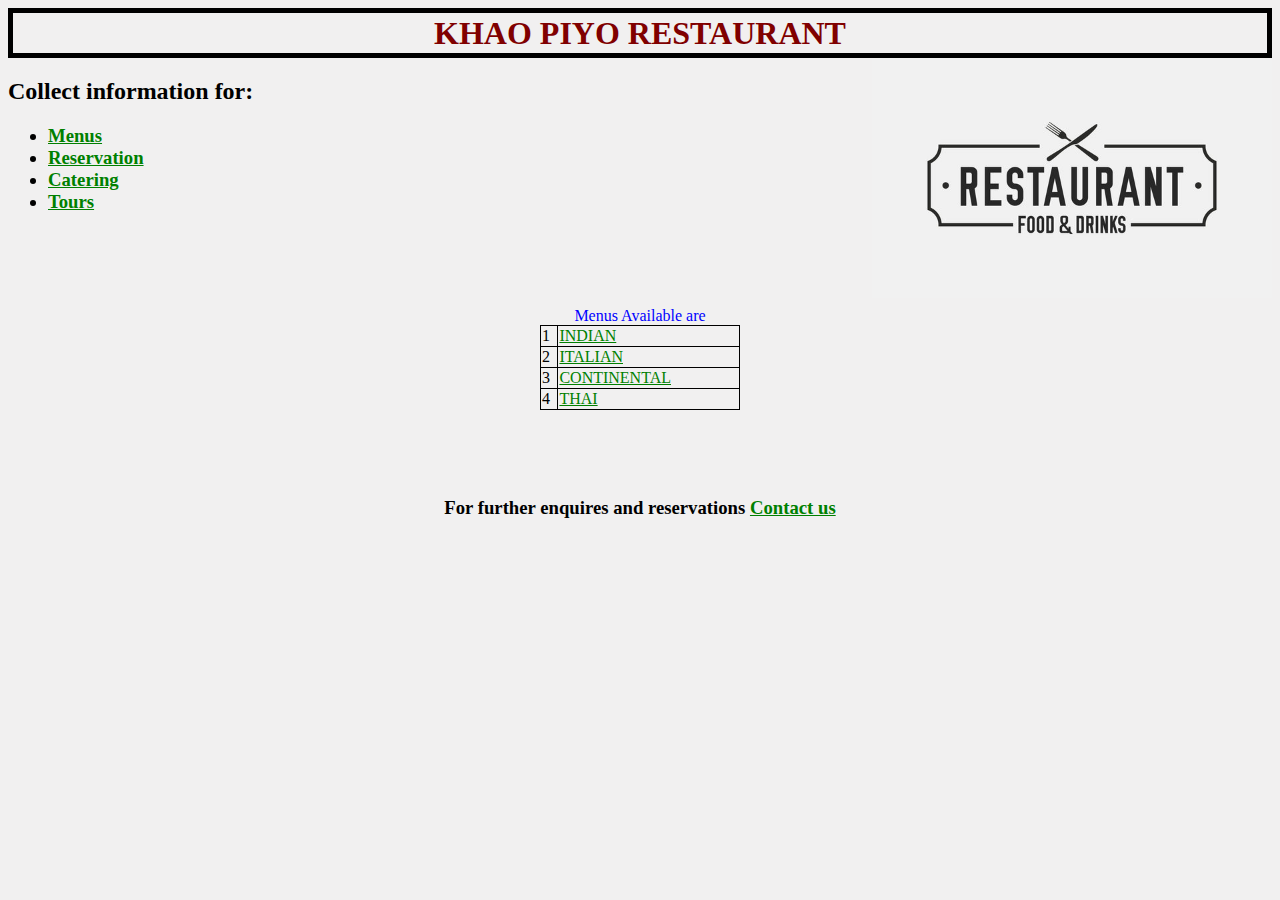
<file: index.html>
<!DOCTYPE html>
<html lang="en">

<head>
    <meta charset="UTF-8">
    <meta name="viewport" content="width=device-width, initial-scale=1.0">
    <meta name ="keywords" content="restaurant, thai food, continental food, italian food, indian food">
    <meta name="description" content="the best resturant for thai, continental, italian, and indian food.open from 8am to 12pm">
    <title>eat healthy, live healthy </title>
    <link rel="stylesheet" href="style.css">
</head>

<body link="green" alink="blue" vlink="red">
    <div class="item1">

        KHAO PIYO RESTAURANT

    </div>
    <div class="item2">
        <h2> Collect information for:</h2>
        <ul>
            <h3>
                <li> <a href="one.html"> Menus </a> </li>
                <li> <a href="two.html"> Reservation </a></li>
                <li> <a href="three.html"> Catering </a></li>
                <li> <a href="four.html"> Tours </a> </li>
            </h3>
        </ul>
    </div>
    <div class="item3">
        <table>
            <caption style="color:rgb(0, 0, 255)"> Menus Available are </caption>
            <br>

            <tr>
                <td> 1 </td>
                <td> <a href="indian.html">INDIAN</a></td>
            </tr>
            <tr>
                <td> 2 </td>
                <td> <a href="italian.html">ITALIAN</a></td>
            </tr>
            <tr>
                <td> 3</td>
                <td> <a href="continental.html">CONTINENTAL</a></td>
            </tr>
            <tr>
                <td> 4</td>
                <td> <a href="thai.html">THAI</a> </td>
            </tr>
        </table>
    </div>
    <div class="item4">
        <img src="logo.jpg" alt="error" width="400" align="right">
    </div>
    <div class="item5">
     <h3>For further enquires and reservations <b><a href="abc@xyz.com">
                Contact us </b> </a> </h3> 
    </div>
    <br>
    <br>
    <br>
    

    

    
</body>

</html>
</file>
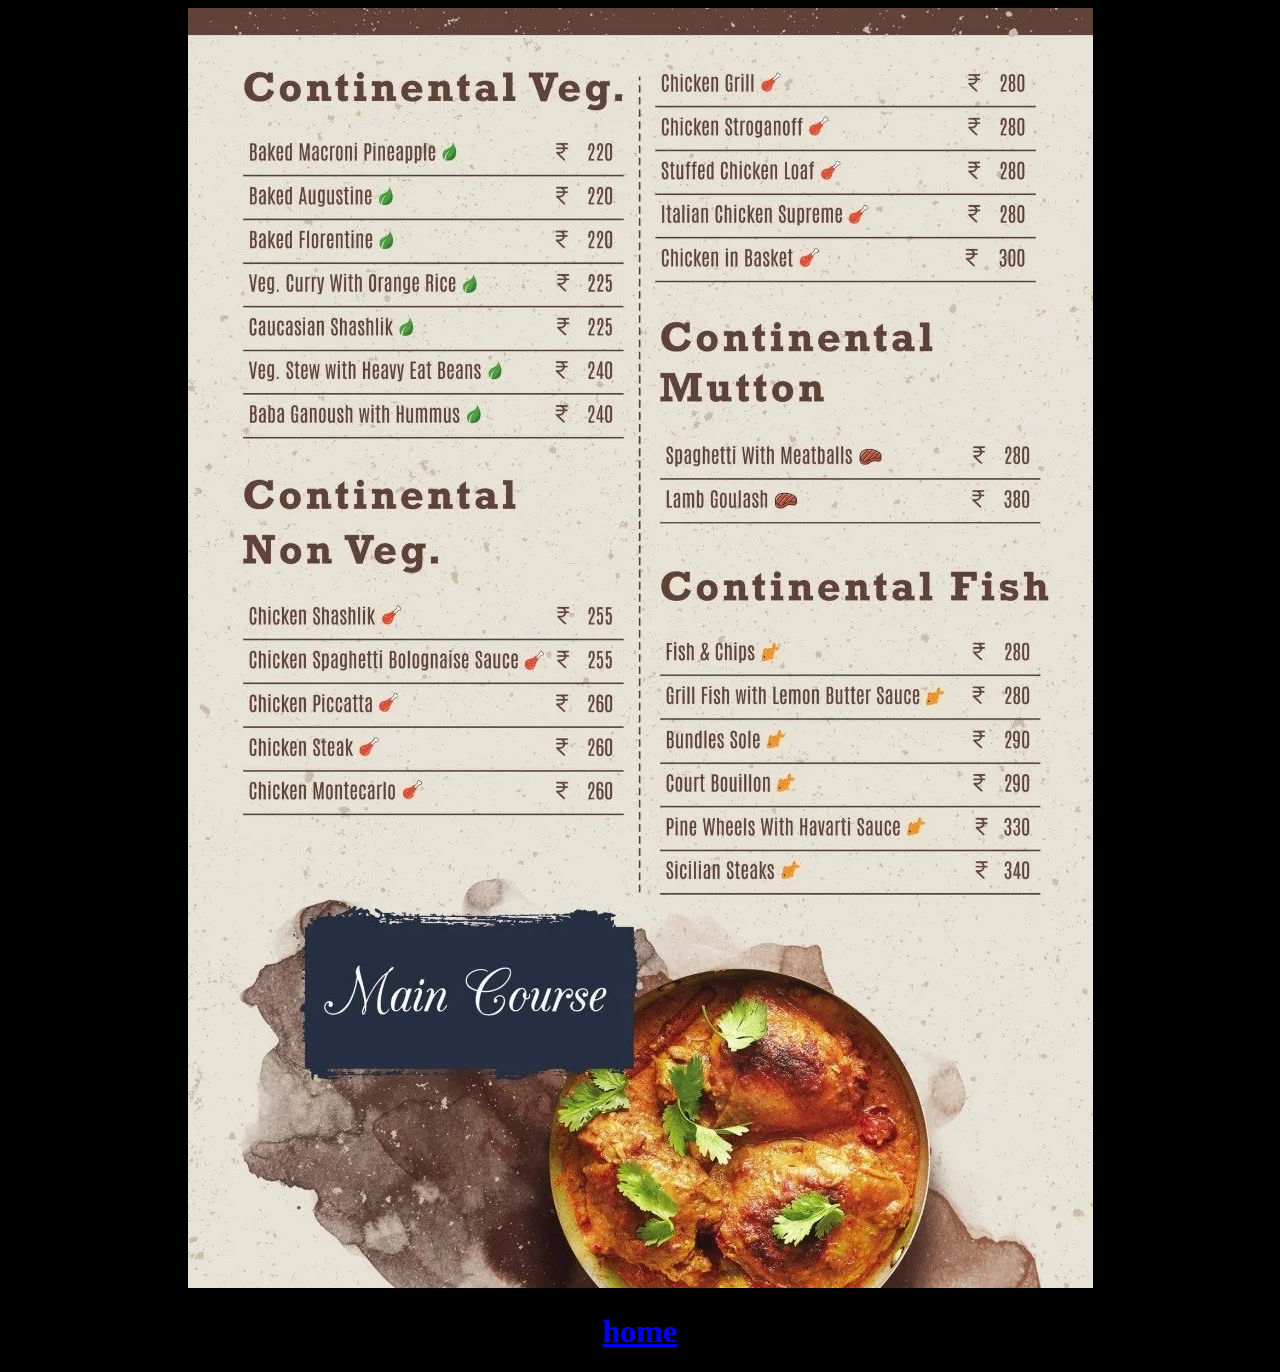
<file: continental.html>
<!DOCTYPE html>
<html lang="en">

<head>
    <meta charset="UTF-8">
    <meta name="viewport" content="width=device-width, initial-scale=1.0">
    <title>continental</title>
</head>

<body bgcolor="black" align="center">
    <img src="continental.webp" alt="error" width="auto">
    <h1 align="center"><a href="index.html">home</a></h1>
</body>

</html>
</file>
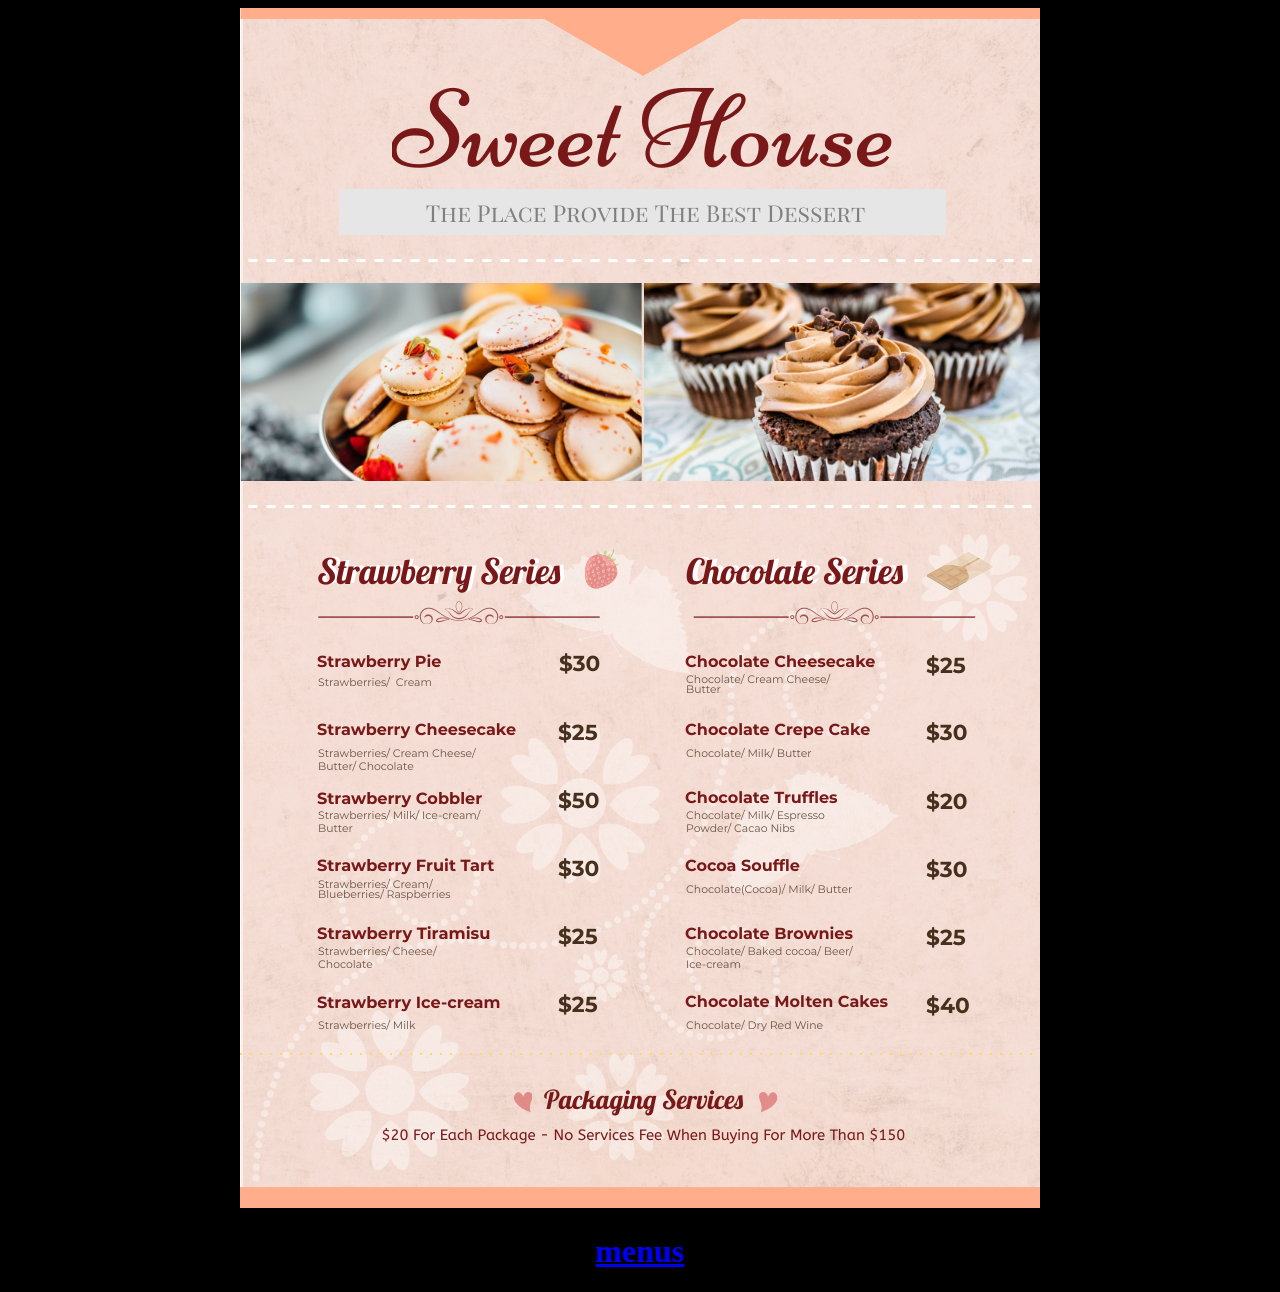
<file: deserts.html>
<!DOCTYPE html>
<html lang="en">
<head>
    <meta charset="UTF-8">
    <meta name="viewport" content="width=device-width, initial-scale=1.0">
    <title>desserts</title>
</head>
<body bgcolor="black" align="center">
    <img src="sweets.png" alt="error" width="auto" >
    <h1 align="center"><a href="one.html" >menus</a></h1>
    
</body>
</html>
</file>
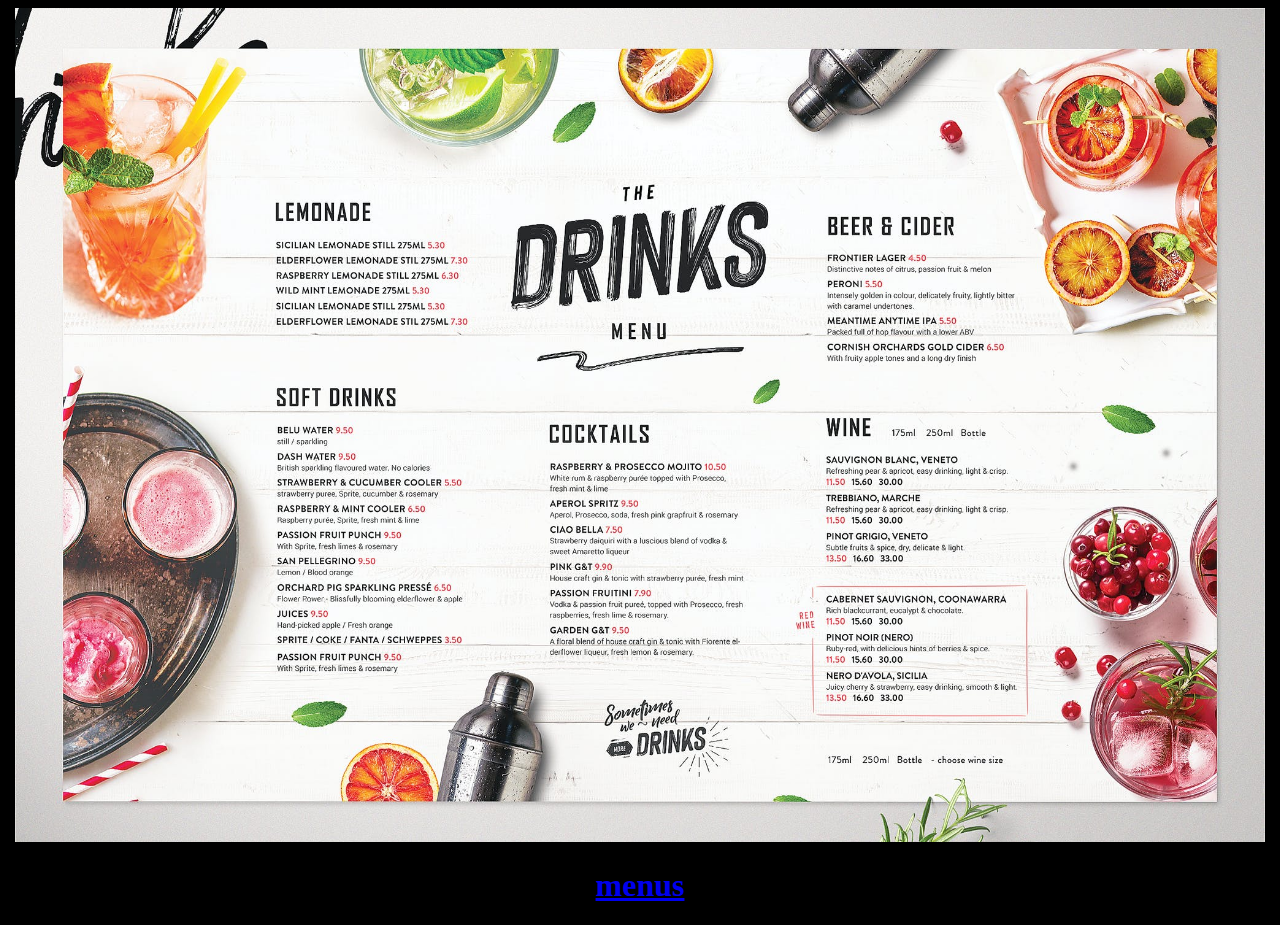
<file: drinks.html>
<!DOCTYPE html>
<html lang="en">
<head>
    <meta charset="UTF-8">
    <meta name="viewport" content="width=device-width, initial-scale=1.0">
    <title>drinks</title>
</head>
<body bgcolor="black" align="center" >
    <img src="drinks1.jpg" alt="error" width="1250" >
    <h1 align="center"><a href="one.html" >menus</a></h1>
    
</body>
</html>
</file>
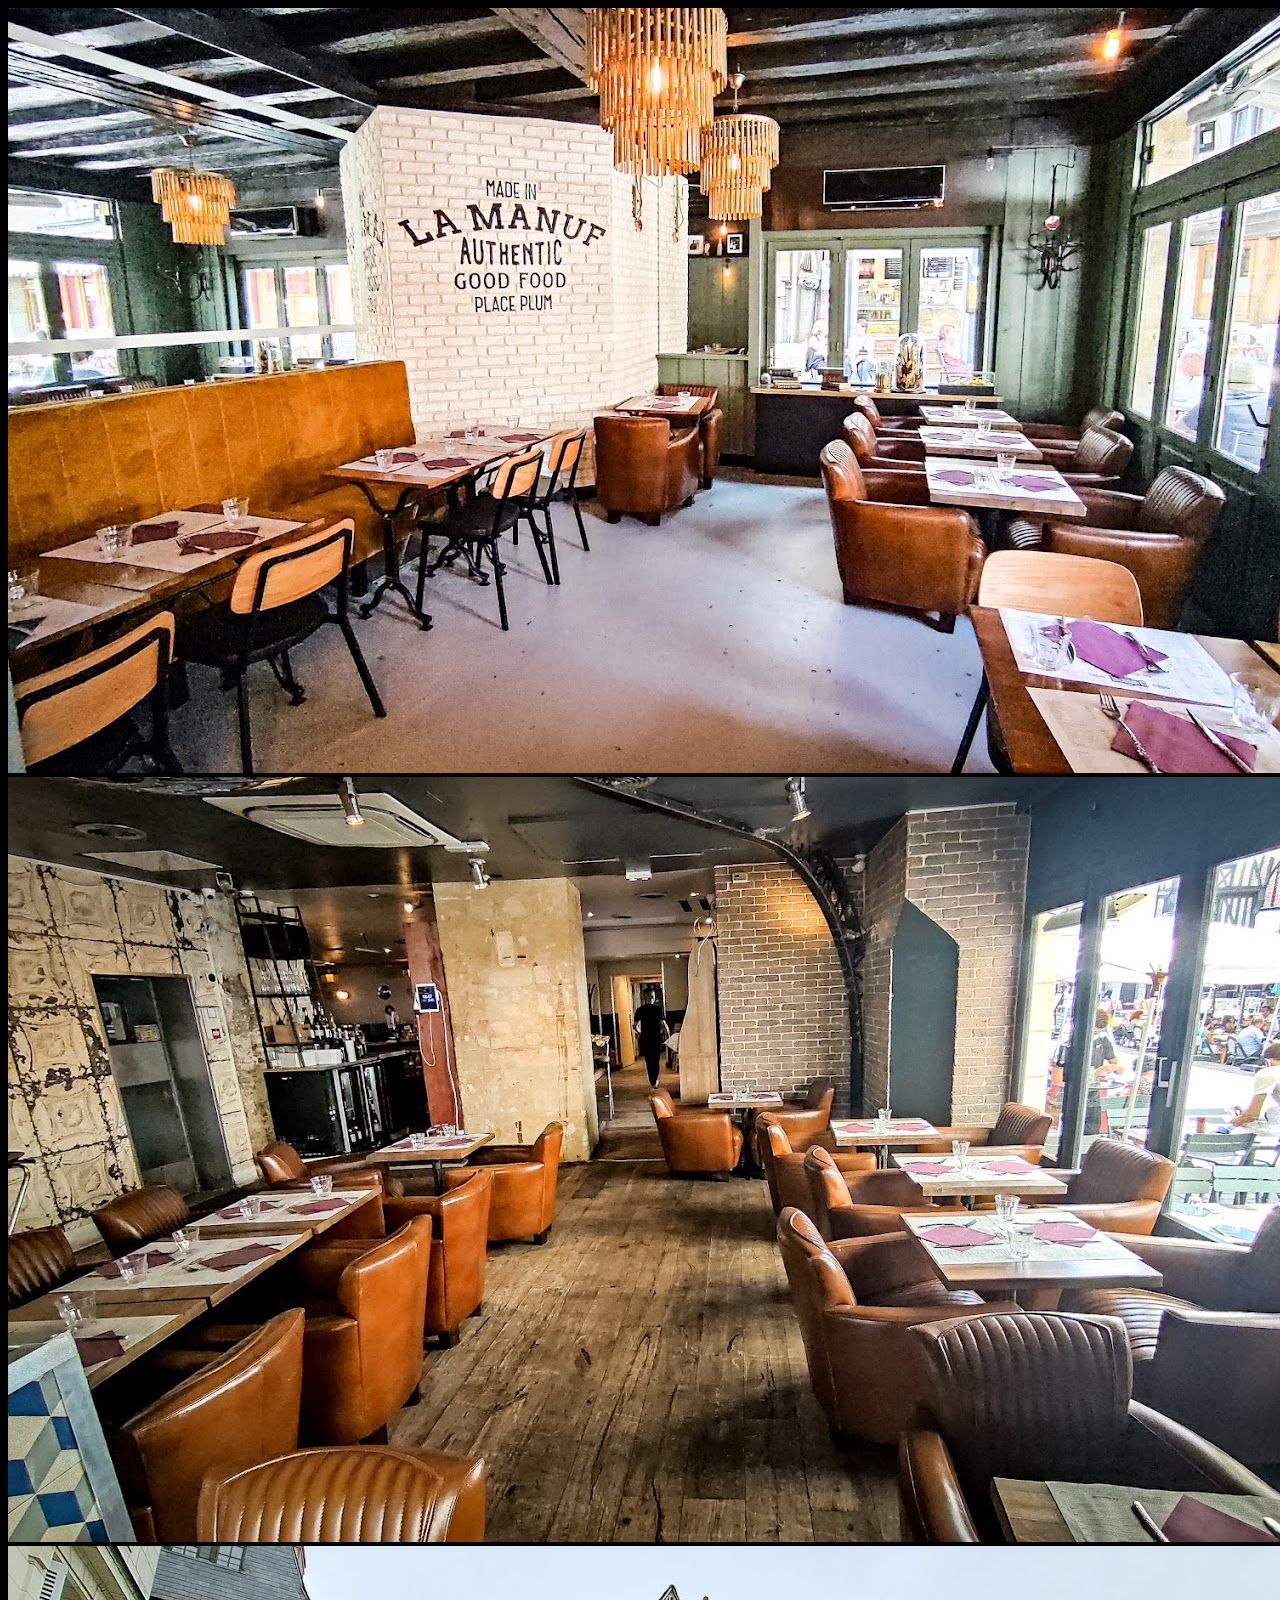
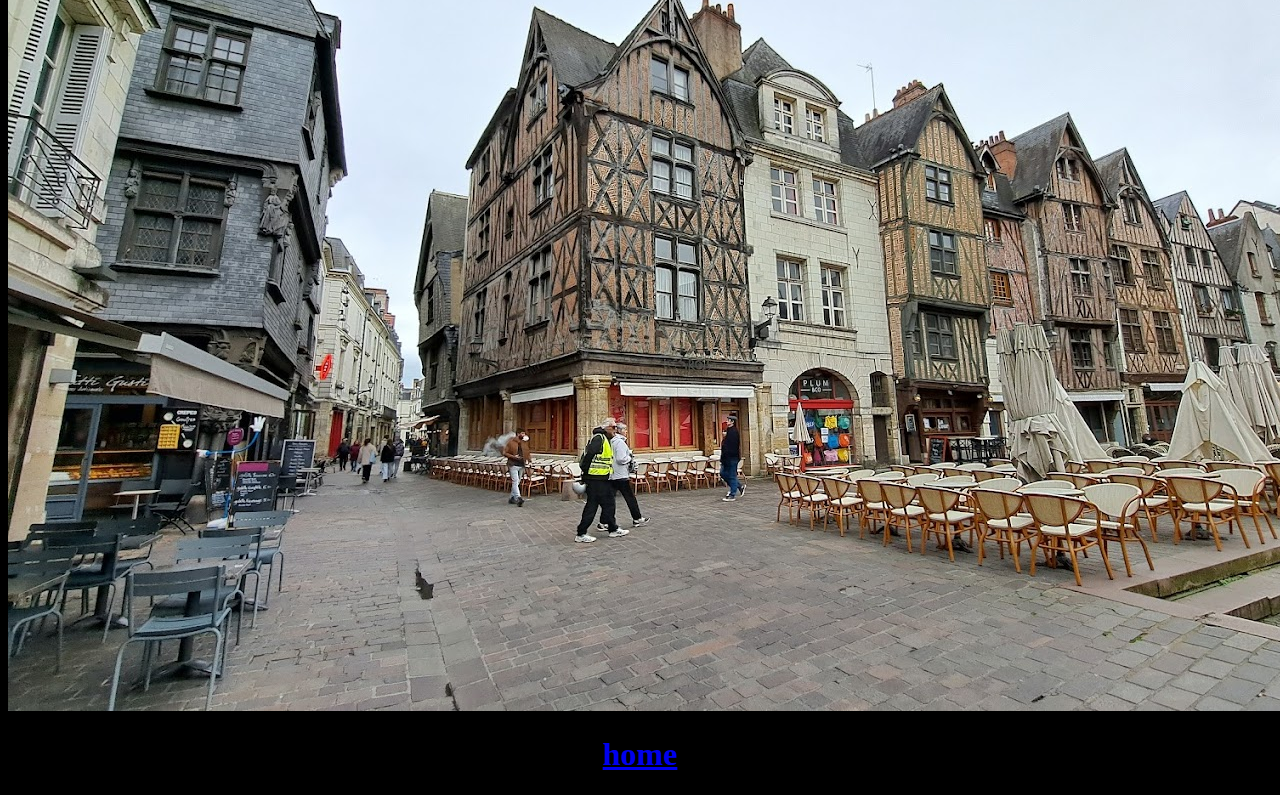
<file: four.html>
<!DOCTYPE html>
<html lang="en">
<head>
    <meta charset="UTF-8">
    <meta name="viewport" content="width=device-width, initial-scale=1.0">
    <title>Tours</title>
</head>
<body bgcolor="black" align="center">
    <img src="tour1.jpg" alt="error" width="auto" >
    <img src="tour2.jpg" alt="error" width="auto" >
    <img src="tour3.jpg" alt="error" width="auto" >
    <h1 align="center"><a href="index.html" >home</a></h1>
    
</body>
</html>
</file>
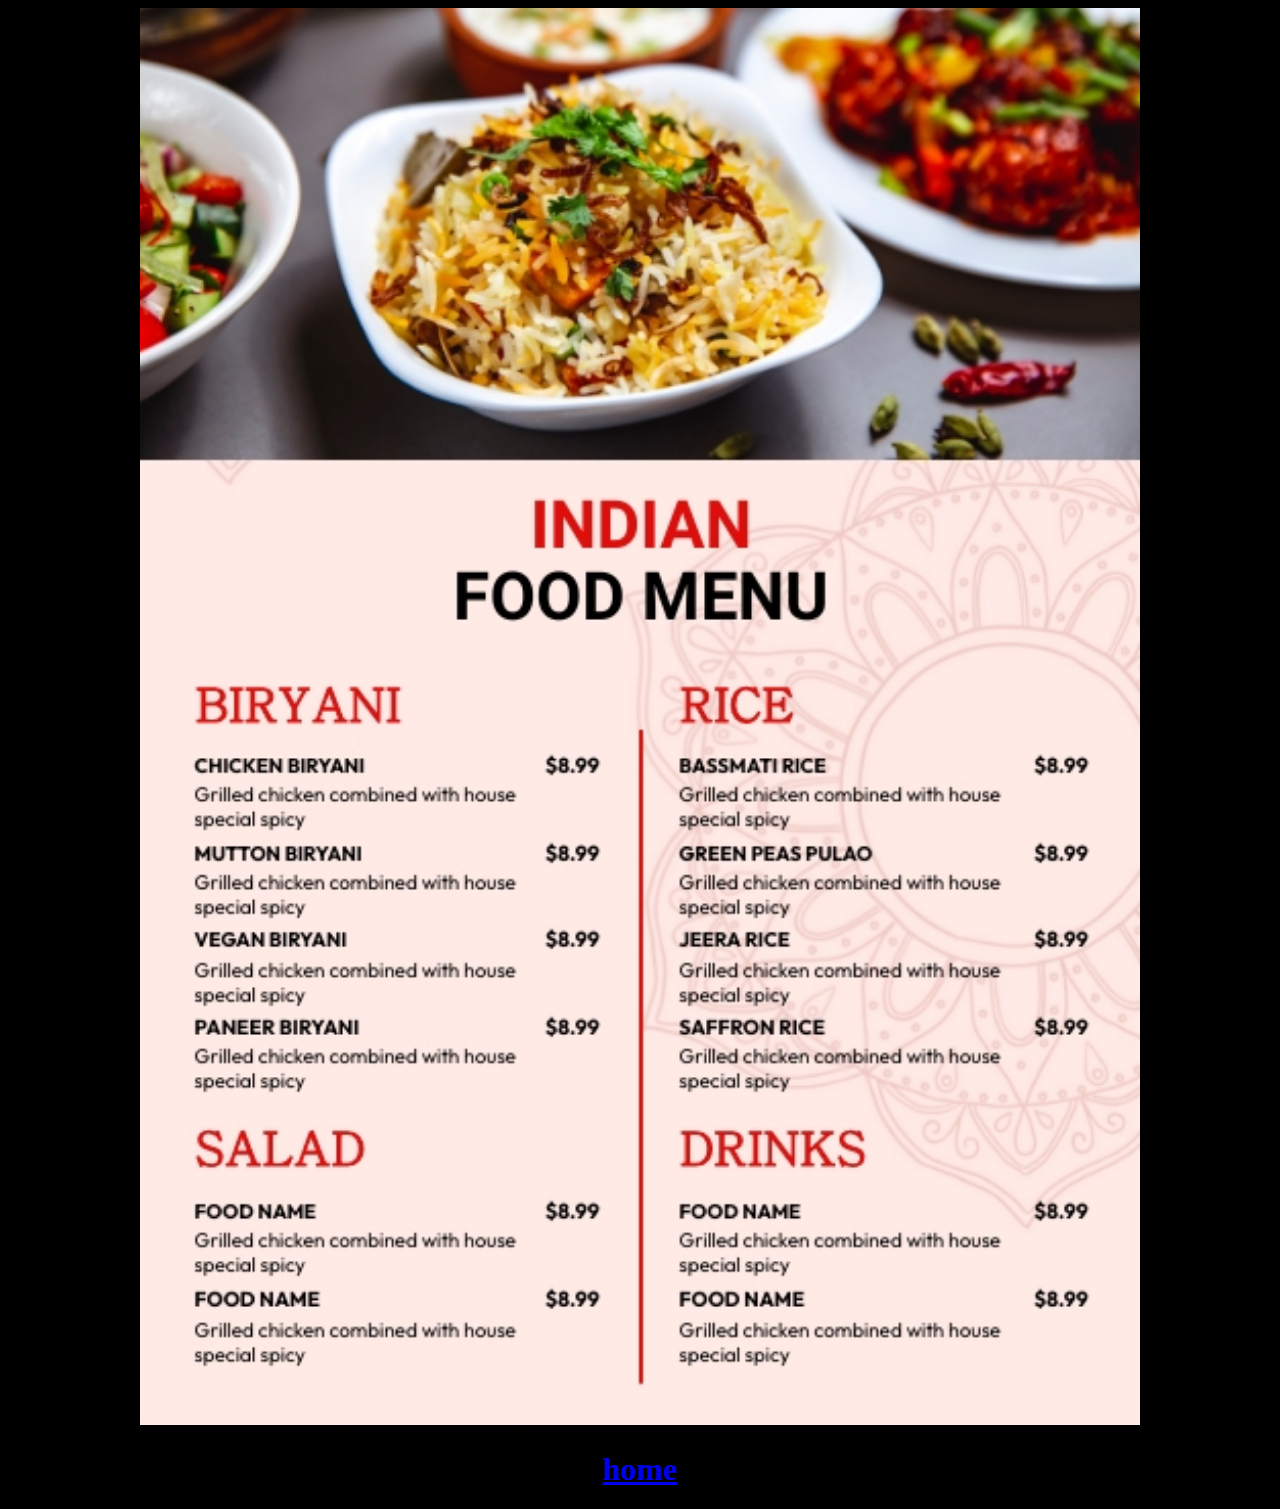
<file: indian.html>
<!DOCTYPE html>
<html lang="en">
<head>
    <meta charset="UTF-8">
    <meta name="viewport" content="width=device-width, initial-scale=1.0">
    <title>indian</title>
</head>
<body bgcolor="black" align="center">
    <img src="indian.jpg" alt="error" width="1000" >
    <h1 align="center"><a href="index.html" >home</a></h1>
    
</body>
</html>
</file>
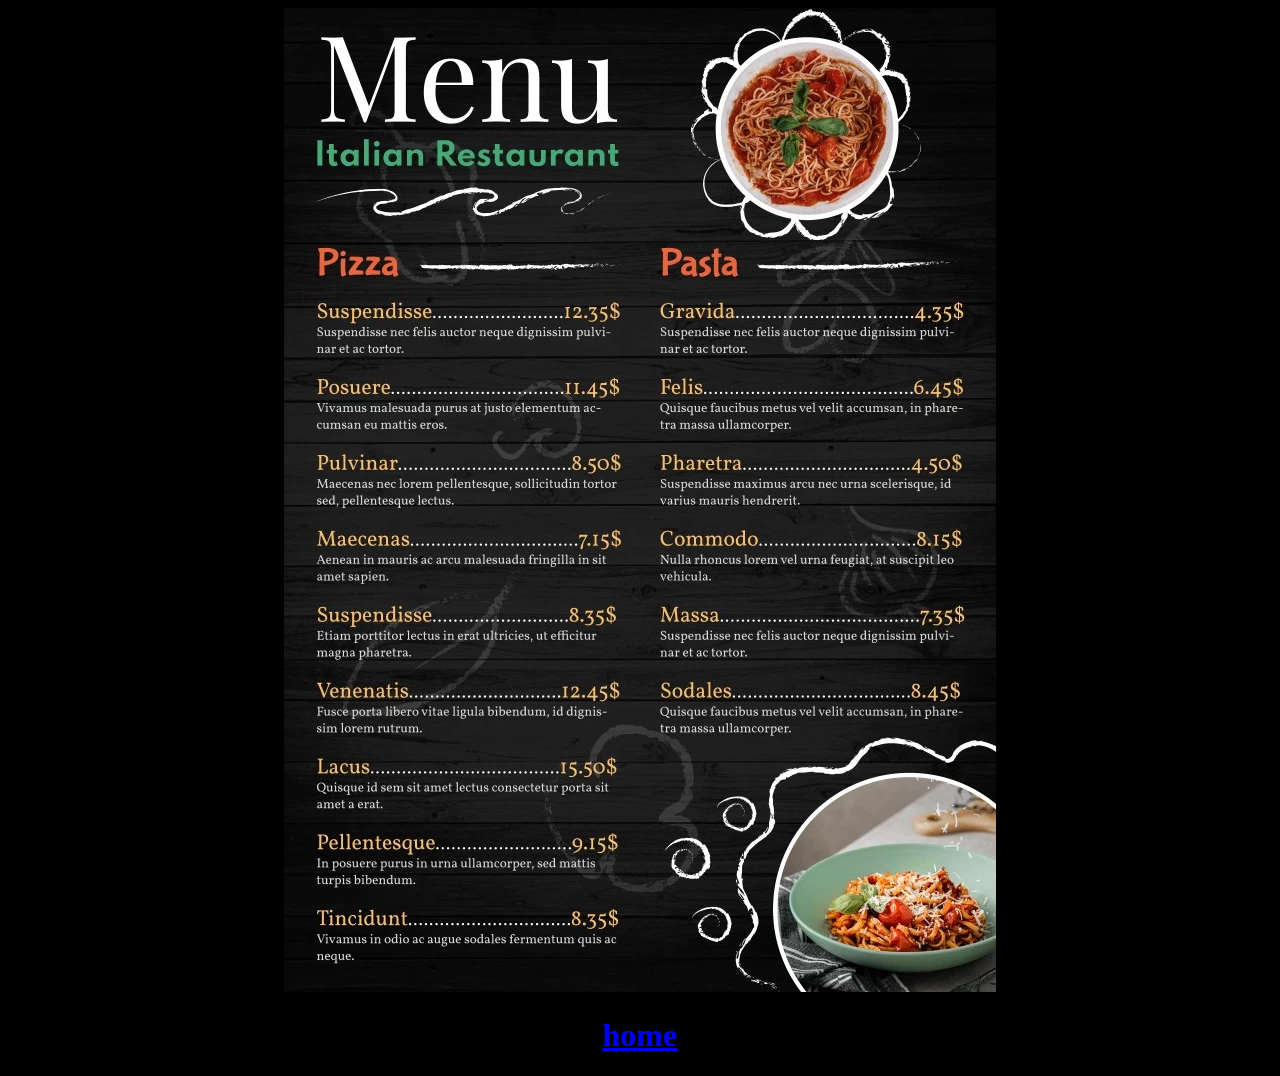
<file: italian.html>
<!DOCTYPE html>
<html lang="en">
<head>
    <meta charset="UTF-8">
    <meta name="viewport" content="width=device-width, initial-scale=1.0">
    <title>italian</title>
</head>
<body bgcolor="black" align="center">
    <img src="Italian-Cuisine-P-712x984.webp" alt="error" width="auto" >
    <h1 align="center"><a href="index.html" >home</a></h1>
    
</body>
</html>
</file>
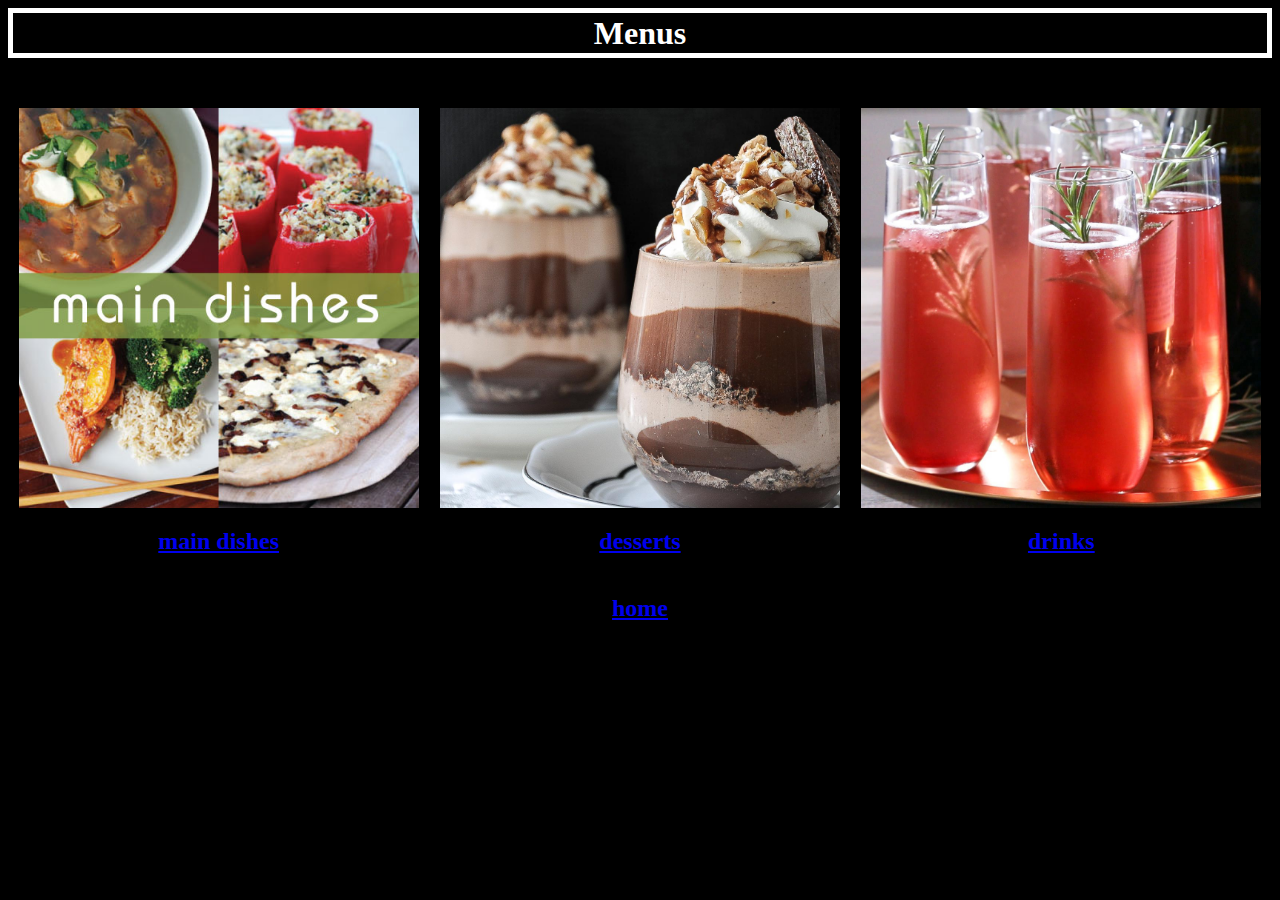
<file: one.html>
<!DOCTYPE html>
<html lang="en">
<head>
    <meta charset="UTF-8">
    <meta name="viewport" content="width=device-width, initial-scale=1.0">
    <title>menus</title>
    <link rel="stylesheet" href="style1.css">
</head>
<body>
    <div class="item1">
       Menus 
    </div>
    <div class="item2">
        <a href="index.html">
            <img src="main-dishes.jpg" alt="error" width="400" align="center">
            <center><h2>main dishes</h2></center>
        </a>
    </div>
    <div class="item3">
        <a href="deserts.html">
            <img src="desserts.jpg" alt="error" width="400" align="center">
            <center><h2>desserts</h2></center> 
        </a>
    </div>
    <div class="item4">
        <a href="drinks.html">
            <img src="drink.jpg" alt="error" width="400" align="center">
            <center ><h2>drinks</h2></center> 
        </a>
    </div>
    <div class="item5">
        <a href="index.html">home</a>
    </div>
</body>
</html>
</file>
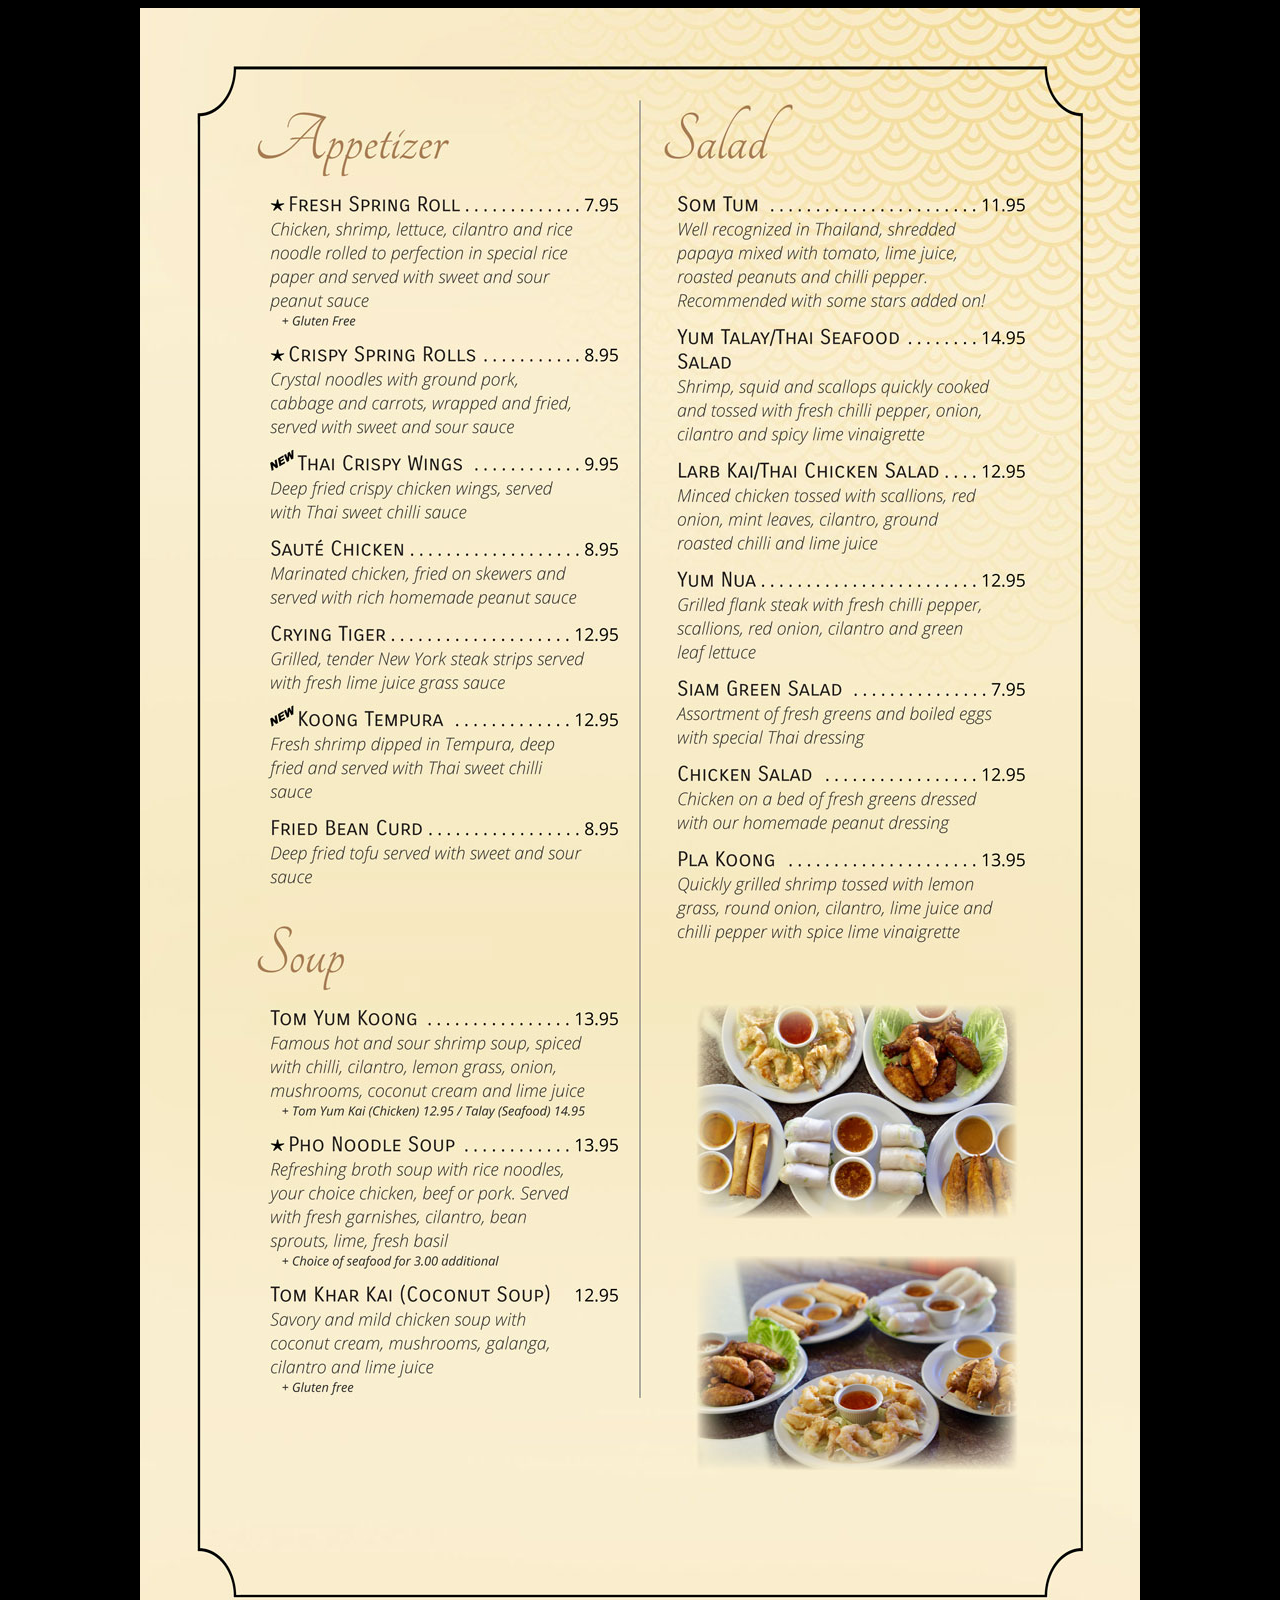
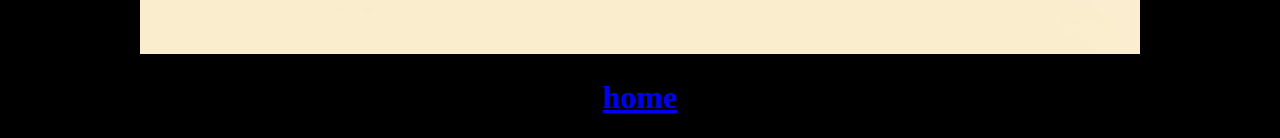
<file: thai.html>
<!DOCTYPE html>
<html lang="en">
<head>
    <meta charset="UTF-8">
    <meta name="viewport" content="width=device-width, initial-scale=1.0">
    <title>thai menu</title>
</head>
<body bgcolor="black" align="center">
    <img src="thai.jpg" alt="error" width="auto" >
    <h1 align="center"><a href="index.html" >home</a></h1>
</body>
</html>
</file>
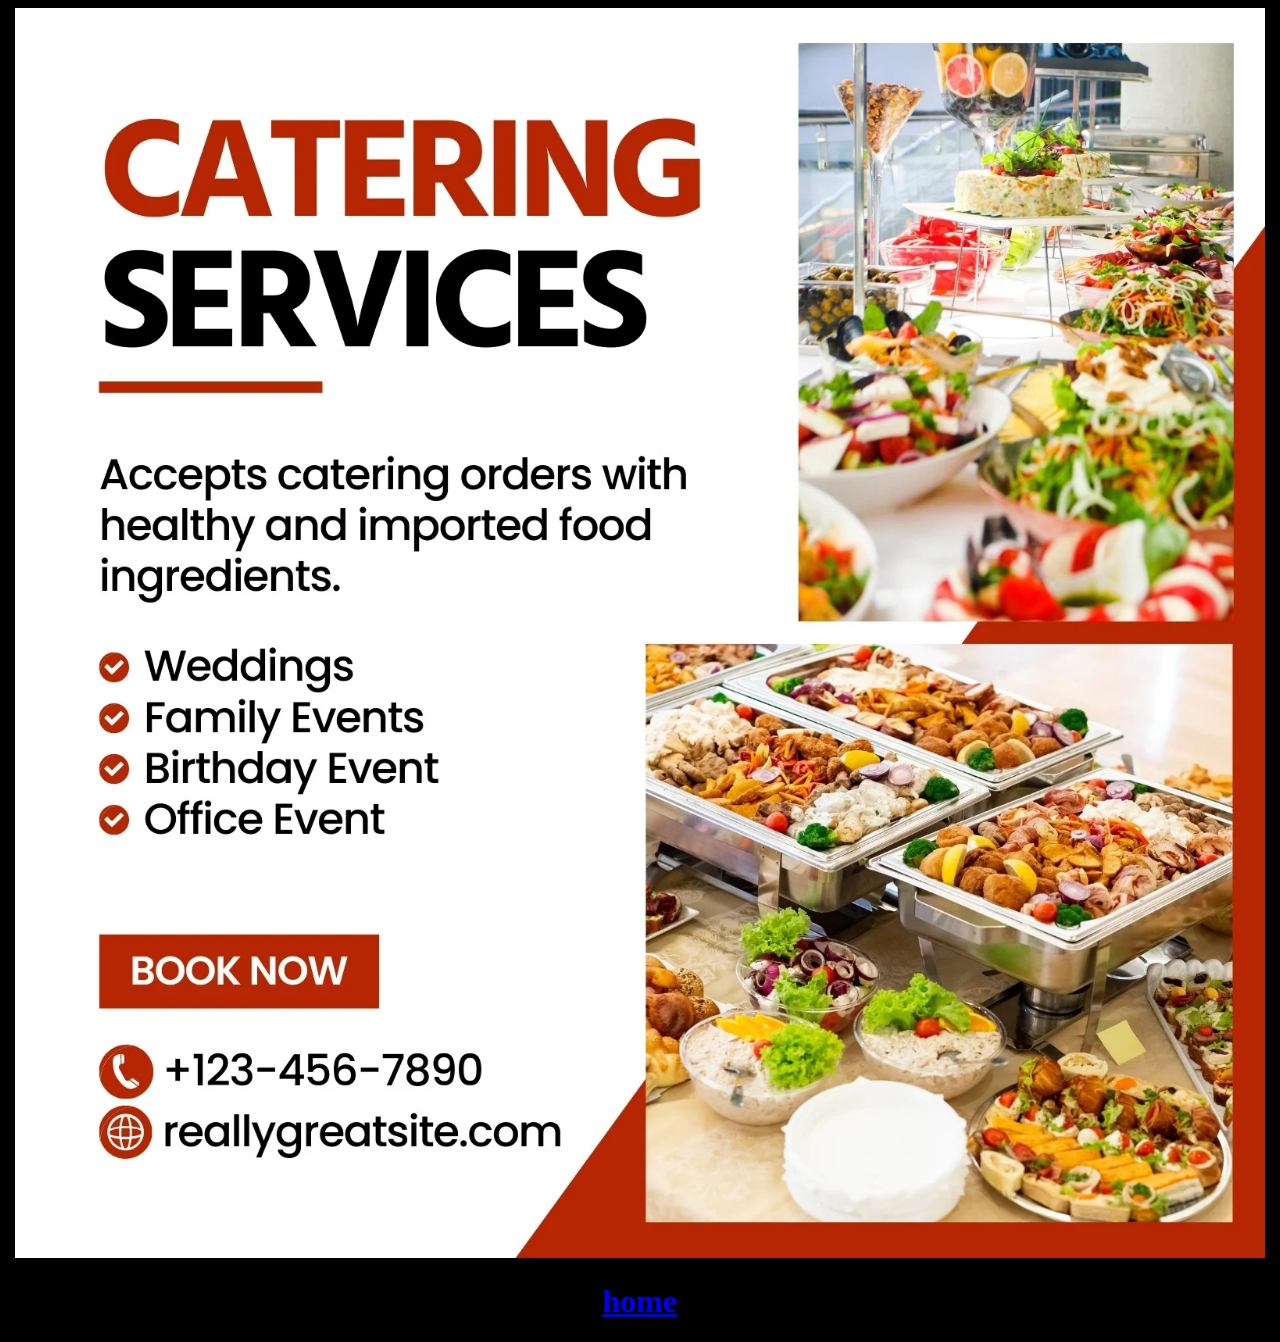
<file: three.html>
<!DOCTYPE html>
<html lang="en">
<head>
    <meta charset="UTF-8">
    <meta name="viewport" content="width=device-width, initial-scale=1.0">
    <title>catering</title>
</head>
<body>
    <body bgcolor="black" align="center">
        <img src="cater.webp" alt="error" width="1250" >
        <h1 align="center"><a href="index.html" >home</a></h1>
</body>
</html>
</file>
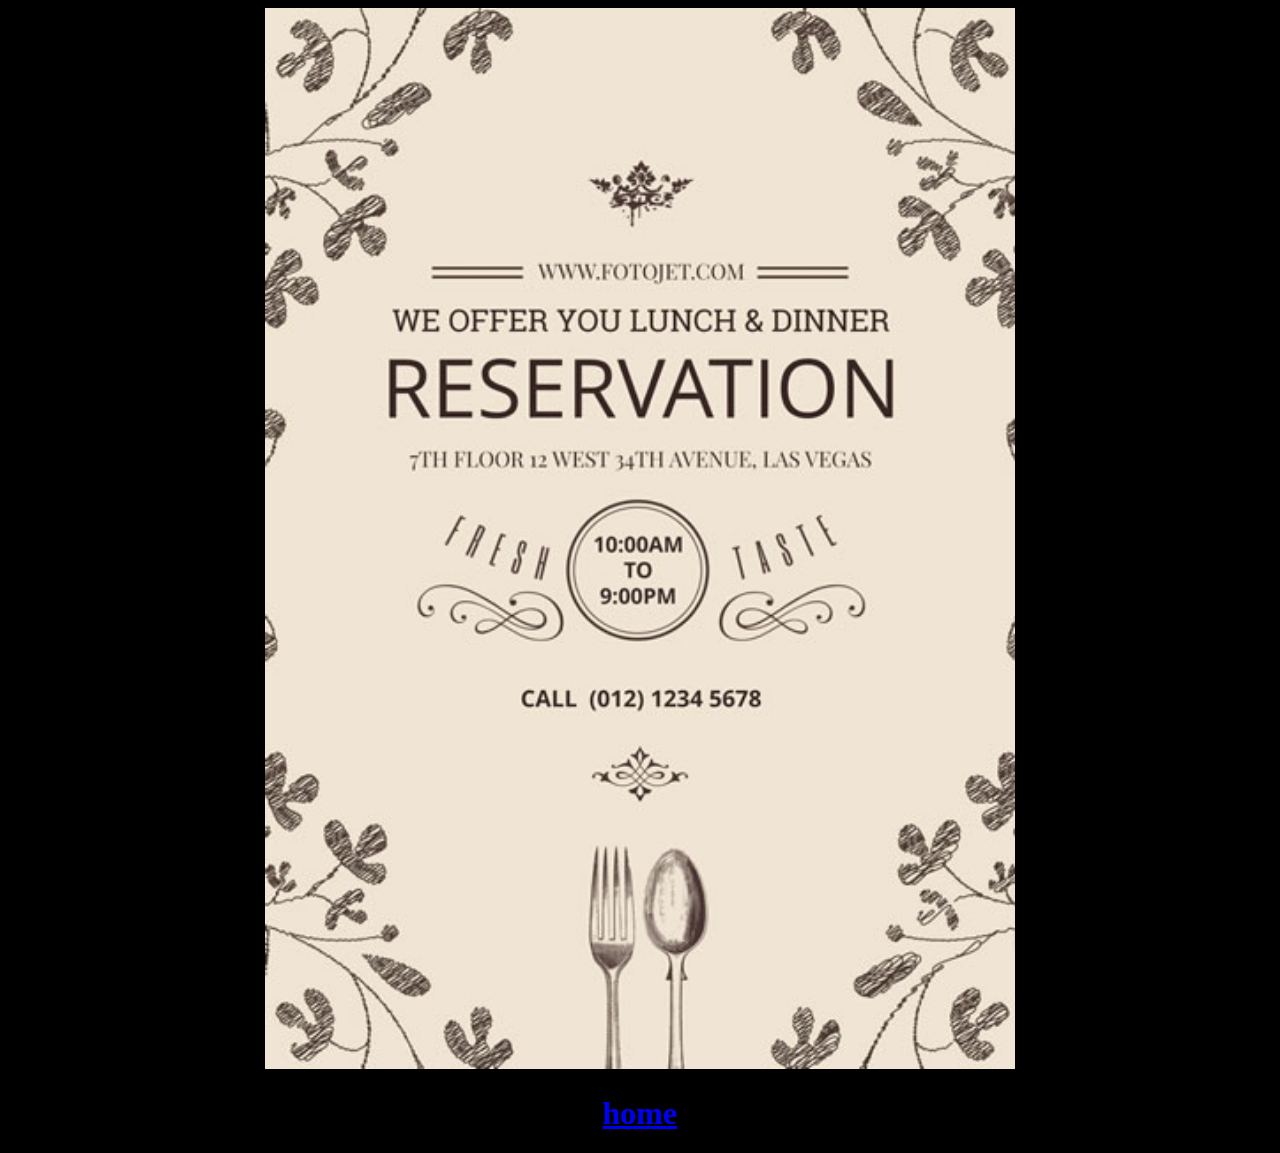
<file: two.html>
<!DOCTYPE html>
<html lang="en">
<head>
    <meta charset="UTF-8">
    <meta name="viewport" content="width=device-width, initial-scale=1.0">
    <title>Reservation</title>
</head>
<body bgcolor="black" align="center">
    <img src="rserve.jpg" alt="error" width="750" >
    <h1 align="center"><a href="index.html">home</a></h1>
    
</body>
</html>
</file>
<file: style.css>
html body{
    background-color: rgb(241, 240, 240);
}
body{
    display: grid;
    grid-template-columns: 1fr 1fr 1fr;
    grid-template-rows: 50px 300px 50px;
    grid-template-areas: 
    "header header header"
    "lft mid rght"
    "footer footer footer"
    ;
}


.item1{
    grid-area: header;
    border: 5px solid black;
    color: maroon;
    font-weight: bold;
    font-size: xx-large;
    display: flex;
    justify-content: center;
    align-items: center;

}
.item2{
    grid-area: lft;
}
.item3{
    grid-area: mid;
      display: flex; 
   align-items: center;
   justify-content: center;
   margin-top: 300px;

}
table{
    width: 200px;
}
table, tr, td{
    border: 1px solid black;
    border-collapse: collapse;
    justify-content: center;
    align-items: center;
   
   
   }
.item4{
    grid-area:rght ;
    }
.item5{
  grid-area: footer;
  display: flex;
  align-items: center;
  justify-content: center;
  margin-top: 150px;
}
</file>
<file: style1.css>
body{
    background-color: black;
    display: grid;
    grid-template-columns: 1fr 1fr 1fr;
    grid-template-rows: 50px 400px 50px;
    grid-template-areas: 
    "header header header"
    "lft mid rght"
    "footer footer footer"
    ;
}
.item1{
    grid-area: header;
    border: 5px solid rgb(255, 255, 255);
    color: rgb(255, 255, 255);
    font-weight: bold;
    font-size: xx-large;
    display: flex;
    justify-content: center;
    align-items: center;
}
.item2{
    display: flex;
    justify-content: center;
    grid-area: lft;
    margin-top: 50px;

}
.item3{
    display: flex;
    justify-content: center;
    grid-area: mid;
    margin-top: 50px;
    
}
.item4{
    display: flex;
    justify-content: center;
    grid-area: rght;
    margin-top: 50px;
}
.item5{
    grid-area: footer;
    font-size:x-large;
    font-weight: bolder;
    display: flex;
    align-items: center;
    justify-content: center;
    margin-top: 150px;
    
}
</file>
